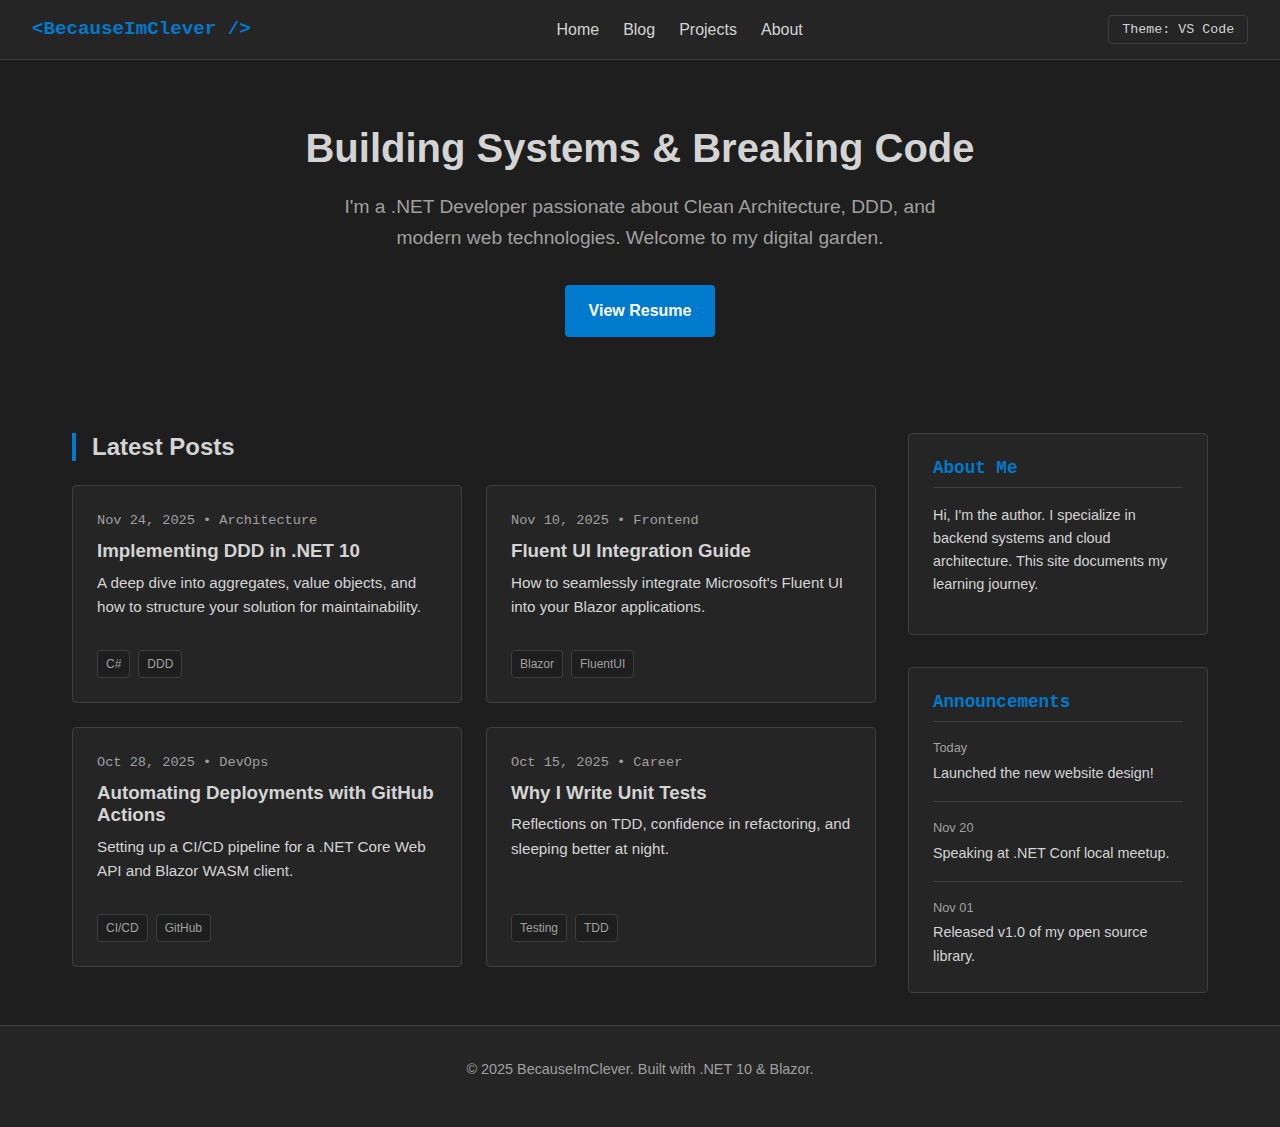
<file: demo-layout.html>
<!DOCTYPE html>
<html lang="en">
<head>
    <meta charset="UTF-8">
    <meta name="viewport" content="width=device-width, initial-scale=1.0">
    <title>BecauseImClever - Layout Demo</title>
    <style>
        /* --- CSS Variables & Theming --- */
        :root {
            /* Default to VS Code Dark */
            --bg-color: #1e1e1e;
            --bg-secondary: #252526; /* Sidebar/Activity Bar color */
            --text-color: #d4d4d4;
            --text-muted: #a0a0a0;
            --accent-color: #007acc;
            --border-color: #3e3e42;
            --font-body: -apple-system, BlinkMacSystemFont, "Segoe UI", Roboto, Helvetica, Arial, sans-serif;
            --font-mono: "Consolas", "Courier New", monospace;
            --card-shadow: 0 4px 6px rgba(0, 0, 0, 0.3);
            --radius: 4px;
            --header-height: 60px;
        }

        [data-theme="retro"] {
            --bg-color: #0d1117;
            --bg-secondary: #161b22;
            --text-color: #00ff41;
            --text-muted: #008f11; /* Dimmer green */
            --accent-color: #00ff41; /* Bright green for active elements */
            --border-color: #008f11;
            --font-body: "Courier New", Courier, monospace;
            --font-mono: "Courier New", Courier, monospace;
            --card-shadow: none; /* Flat look for terminal */
            --radius: 0px; /* Sharp edges */
        }

        /* --- Global Reset & Base Styles --- */
        * { box-sizing: border-box; margin: 0; padding: 0; }
        
        body {
            background-color: var(--bg-color);
            color: var(--text-color);
            font-family: var(--font-body);
            line-height: 1.6;
            transition: background-color 0.3s, color 0.3s;
        }

        a { color: var(--accent-color); text-decoration: none; }
        a:hover { text-decoration: underline; }

        h1, h2, h3, h4 { margin-bottom: 0.5em; line-height: 1.2; }
        p { margin-bottom: 1em; }

        /* --- Layout Grid --- */
        .layout-container {
            display: grid;
            grid-template-columns: 1fr;
            grid-template-rows: auto auto 1fr auto; /* Header, Hero, Content, Footer */
            min-height: 100vh;
        }

        /* --- Header --- */
        header {
            background-color: var(--bg-secondary);
            border-bottom: 1px solid var(--border-color);
            padding: 0 2rem;
            height: var(--header-height);
            display: flex;
            align-items: center;
            justify-content: space-between;
            position: sticky;
            top: 0;
            z-index: 100;
        }

        .logo {
            font-family: var(--font-mono);
            font-weight: bold;
            font-size: 1.2rem;
            color: var(--accent-color);
        }

        nav ul {
            display: flex;
            gap: 1.5rem;
            list-style: none;
        }

        nav a {
            color: var(--text-color);
            font-weight: 500;
        }
        nav a:hover { color: var(--accent-color); }

        /* --- Theme Switcher --- */
        .theme-switch {
            background: transparent;
            border: 1px solid var(--border-color);
            color: var(--text-color);
            padding: 0.4rem 0.8rem;
            cursor: pointer;
            font-family: var(--font-mono);
            border-radius: var(--radius);
        }
        .theme-switch:hover {
            background-color: var(--border-color);
        }

        /* --- Hero Section --- */
        .hero {
            padding: 4rem 2rem;
            max-width: 1200px;
            margin: 0 auto;
            width: 100%;
            text-align: center;
        }

        .hero h1 { font-size: 2.5rem; }
        .hero p { font-size: 1.2rem; color: var(--text-muted); max-width: 600px; margin: 0 auto 2rem auto; }
        
        .cta-button {
            display: inline-block;
            background-color: var(--accent-color);
            color: #fff; /* Always white for contrast on blue, or handled by theme override */
            padding: 0.8rem 1.5rem;
            border-radius: var(--radius);
            font-weight: bold;
            text-decoration: none;
        }
        [data-theme="retro"] .cta-button {
            background-color: transparent;
            border: 1px solid var(--accent-color);
            color: var(--accent-color);
        }
        [data-theme="retro"] .cta-button:hover {
            background-color: var(--accent-color);
            color: #000;
        }

        /* --- Main Content Area (Grid) --- */
        .main-content {
            display: grid;
            grid-template-columns: 1fr 300px; /* Content | Sidebar */
            gap: 2rem;
            max-width: 1200px;
            margin: 0 auto;
            padding: 2rem;
            width: 100%;
        }

        /* --- Blog Grid --- */
        .blog-grid {
            display: grid;
            grid-template-columns: repeat(auto-fill, minmax(300px, 1fr));
            gap: 1.5rem;
        }

        .card {
            background-color: var(--bg-secondary);
            border: 1px solid var(--border-color);
            border-radius: var(--radius);
            padding: 1.5rem;
            transition: transform 0.2s, box-shadow 0.2s;
            display: flex;
            flex-direction: column;
        }

        .card:hover {
            transform: translateY(-2px);
            box-shadow: var(--card-shadow);
            border-color: var(--accent-color);
        }

        .card-meta {
            font-size: 0.85rem;
            color: var(--text-muted);
            margin-bottom: 0.5rem;
            font-family: var(--font-mono);
        }

        .card h3 { margin-bottom: 0.5rem; }
        .card p { font-size: 0.95rem; flex-grow: 1; }
        
        .tags { margin-top: 1rem; display: flex; gap: 0.5rem; flex-wrap: wrap; }
        .tag {
            font-size: 0.75rem;
            background-color: var(--bg-color);
            padding: 0.2rem 0.5rem;
            border-radius: var(--radius);
            border: 1px solid var(--border-color);
            color: var(--text-muted);
        }

        /* --- Sidebar --- */
        .sidebar {
            display: flex;
            flex-direction: column;
            gap: 2rem;
        }

        .sidebar-widget {
            background-color: var(--bg-secondary);
            border: 1px solid var(--border-color);
            border-radius: var(--radius);
            padding: 1.5rem;
        }

        .sidebar-widget h3 {
            font-size: 1.1rem;
            border-bottom: 1px solid var(--border-color);
            padding-bottom: 0.5rem;
            margin-bottom: 1rem;
            color: var(--accent-color);
            font-family: var(--font-mono);
        }

        .announcement-item {
            margin-bottom: 1rem;
            padding-bottom: 1rem;
            border-bottom: 1px solid var(--border-color);
        }
        .announcement-item:last-child { border-bottom: none; margin-bottom: 0; padding-bottom: 0; }
        .announcement-date { font-size: 0.8rem; color: var(--text-muted); display: block; margin-bottom: 0.2rem; }

        /* --- Footer --- */
        footer {
            background-color: var(--bg-secondary);
            border-top: 1px solid var(--border-color);
            padding: 2rem;
            text-align: center;
            color: var(--text-muted);
            font-size: 0.9rem;
        }

        /* --- Responsive --- */
        @media (max-width: 768px) {
            .main-content {
                grid-template-columns: 1fr; /* Stack sidebar below content */
            }
            .hero h1 { font-size: 2rem; }
            nav ul { display: none; /* Simplified for demo */ }
        }
    </style>
</head>
<body>

    <div class="layout-container">
        <!-- Header -->
        <header>
            <div class="logo">&lt;BecauseImClever /&gt;</div>
            <nav>
                <ul>
                    <li><a href="#">Home</a></li>
                    <li><a href="#">Blog</a></li>
                    <li><a href="#">Projects</a></li>
                    <li><a href="#">About</a></li>
                </ul>
            </nav>
            <button class="theme-switch" id="themeToggle">Theme: VS Code</button>
        </header>

        <!-- Hero Section -->
        <section class="hero">
            <h1>Building Systems & Breaking Code</h1>
            <p>I'm a .NET Developer passionate about Clean Architecture, DDD, and modern web technologies. Welcome to my digital garden.</p>
            <a href="#" class="cta-button">View Resume</a>
        </section>

        <!-- Main Content -->
        <main class="main-content">
            
            <!-- Blog Feed -->
            <div class="content-area">
                <h2 style="margin-bottom: 1.5rem; border-left: 4px solid var(--accent-color); padding-left: 1rem;">Latest Posts</h2>
                <div class="blog-grid">
                    <!-- Post 1 -->
                    <article class="card">
                        <div class="card-meta">Nov 24, 2025 &bull; Architecture</div>
                        <h3>Implementing DDD in .NET 10</h3>
                        <p>A deep dive into aggregates, value objects, and how to structure your solution for maintainability.</p>
                        <div class="tags">
                            <span class="tag">C#</span>
                            <span class="tag">DDD</span>
                        </div>
                    </article>

                    <!-- Post 2 -->
                    <article class="card">
                        <div class="card-meta">Nov 10, 2025 &bull; Frontend</div>
                        <h3>Fluent UI Integration Guide</h3>
                        <p>How to seamlessly integrate Microsoft's Fluent UI into your Blazor applications.</p>
                        <div class="tags">
                            <span class="tag">Blazor</span>
                            <span class="tag">FluentUI</span>
                        </div>
                    </article>

                    <!-- Post 3 -->
                    <article class="card">
                        <div class="card-meta">Oct 28, 2025 &bull; DevOps</div>
                        <h3>Automating Deployments with GitHub Actions</h3>
                        <p>Setting up a CI/CD pipeline for a .NET Core Web API and Blazor WASM client.</p>
                        <div class="tags">
                            <span class="tag">CI/CD</span>
                            <span class="tag">GitHub</span>
                        </div>
                    </article>

                    <!-- Post 4 -->
                    <article class="card">
                        <div class="card-meta">Oct 15, 2025 &bull; Career</div>
                        <h3>Why I Write Unit Tests</h3>
                        <p>Reflections on TDD, confidence in refactoring, and sleeping better at night.</p>
                        <div class="tags">
                            <span class="tag">Testing</span>
                            <span class="tag">TDD</span>
                        </div>
                    </article>
                </div>
            </div>

            <!-- Sidebar -->
            <aside class="sidebar">
                <!-- About Widget -->
                <div class="sidebar-widget">
                    <h3>About Me</h3>
                    <p style="font-size: 0.9rem;">
                        Hi, I'm the author. I specialize in backend systems and cloud architecture. This site documents my learning journey.
                    </p>
                </div>

                <!-- Announcements Widget -->
                <div class="sidebar-widget">
                    <h3>Announcements</h3>
                    <div class="announcement-item">
                        <span class="announcement-date">Today</span>
                        <p style="margin:0; font-size: 0.9rem;">Launched the new website design!</p>
                    </div>
                    <div class="announcement-item">
                        <span class="announcement-date">Nov 20</span>
                        <p style="margin:0; font-size: 0.9rem;">Speaking at .NET Conf local meetup.</p>
                    </div>
                    <div class="announcement-item">
                        <span class="announcement-date">Nov 01</span>
                        <p style="margin:0; font-size: 0.9rem;">Released v1.0 of my open source library.</p>
                    </div>
                </div>
            </aside>

        </main>

        <!-- Footer -->
        <footer>
            <p>&copy; 2025 BecauseImClever. Built with .NET 10 & Blazor.</p>
        </footer>
    </div>

    <script>
        const toggleBtn = document.getElementById('themeToggle');
        const html = document.documentElement;
        
        // Check local storage or default
        const savedTheme = localStorage.getItem('theme') || 'vscode';
        applyTheme(savedTheme);

        toggleBtn.addEventListener('click', () => {
            const currentTheme = html.getAttribute('data-theme');
            const newTheme = currentTheme === 'retro' ? 'vscode' : 'retro';
            applyTheme(newTheme);
        });

        function applyTheme(theme) {
            if (theme === 'retro') {
                html.setAttribute('data-theme', 'retro');
                toggleBtn.textContent = 'Theme: Retro Terminal';
            } else {
                html.removeAttribute('data-theme'); // Default is VS Code
                toggleBtn.textContent = 'Theme: VS Code';
            }
            localStorage.setItem('theme', theme);
        }
    </script>
</body>
</html>
</file>
